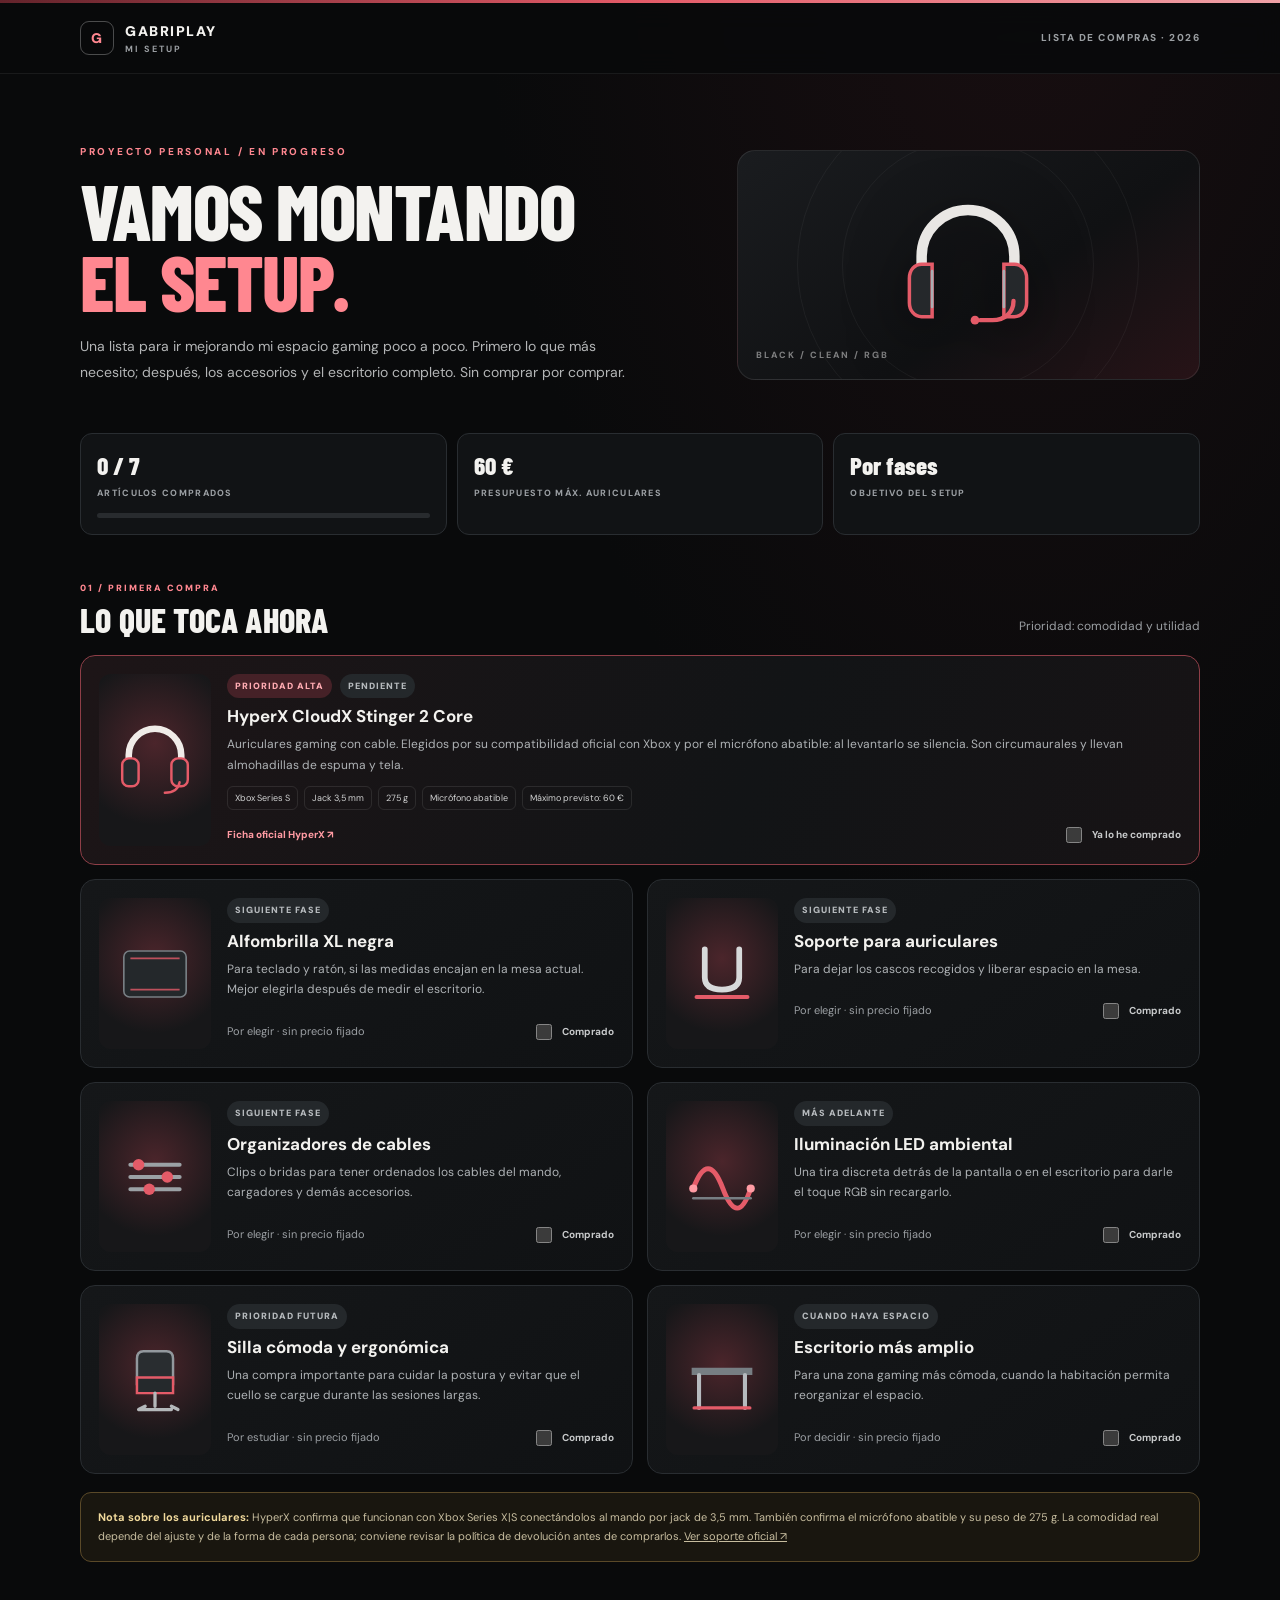
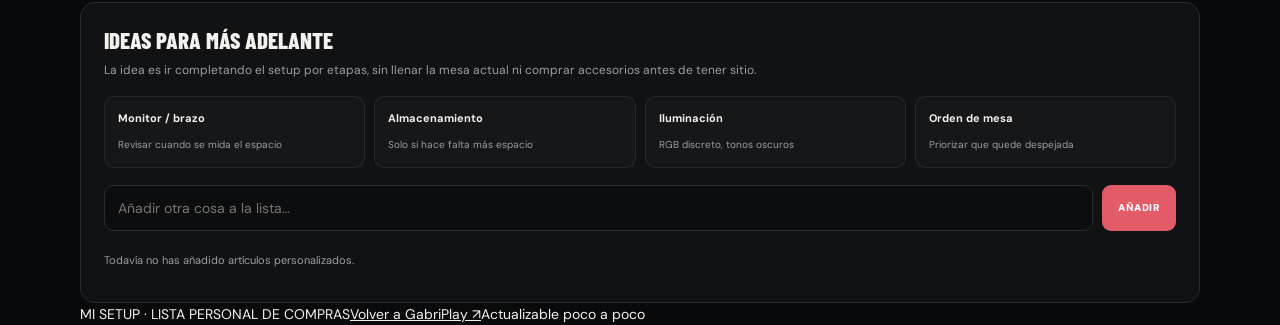
<file: setup/index.html>
<!doctype html>
<html lang="es">
<head>
<meta charset="utf-8">
<meta name="viewport" content="width=device-width,initial-scale=1">
<meta name="theme-color" content="#090a0b">
<meta name="description" content="Lista personal para ir construyendo un setup gaming poco a poco.">
<title>Mi Setup — Lista de compras</title>
<link rel="preconnect" href="https://fonts.googleapis.com">
<link rel="preconnect" href="https://fonts.gstatic.com" crossorigin>
<link href="https://fonts.googleapis.com/css2?family=Barlow+Condensed:wght@600;700;800;900&family=DM+Sans:wght@400;500;600;700;800&display=swap" rel="stylesheet">
<style>
:root{color-scheme:dark;--bg:#090a0b;--panel:#111315;--panel2:#17191c;--line:#292d31;--text:#f3f2ef;--muted:#9b9fa3;--accent:#e45b68;--accent2:#ff8790;--green:#9bd47c;--max:1120px}
*{box-sizing:border-box}html{scroll-behavior:smooth}body{margin:0;background:radial-gradient(ellipse at 80% -10%,#3b171d55,transparent 38%),var(--bg);color:var(--text);font:14px/1.6 "DM Sans",sans-serif}a{color:inherit}button,input{font:inherit}.wrap{width:min(var(--max),calc(100% - 38px));margin:auto}.topline{height:3px;background:linear-gradient(90deg,#63232b,var(--accent),#f0a1a7)}header{border-bottom:1px solid #ffffff12;background:#090a0bed;position:sticky;top:0;z-index:5;backdrop-filter:blur(14px)}.nav{height:70px;display:flex;align-items:center;justify-content:space-between;gap:16px}.brand{display:flex;align-items:center;gap:11px;text-decoration:none;font-weight:900;letter-spacing:1.5px}.brandmark{width:34px;height:34px;border:1px solid #ffffff45;border-radius:9px;display:grid;place-items:center;color:var(--accent2);font-weight:900}.brand small{display:block;color:var(--muted);font-size:9px;letter-spacing:2px;font-weight:700}.navtag{font-size:10px;letter-spacing:1.5px;color:var(--muted);font-weight:800}.hero{padding:70px 0 42px;display:grid;grid-template-columns:1.15fr .85fr;gap:30px;align-items:center}.eyebrow{color:var(--accent2);font-size:10px;font-weight:800;letter-spacing:2.7px}.hero h1{font:800 clamp(48px,7vw,78px)/.91 "Barlow Condensed",sans-serif;letter-spacing:-1.5px;margin:15px 0 17px;text-transform:uppercase}.hero h1 span{color:var(--accent2)}.hero p{color:#b3b5b6;max-width:570px;line-height:1.85;margin:0}.hero-art{min-height:230px;border:1px solid #ffffff18;border-radius:18px;background:linear-gradient(145deg,#1a1c1f,#101113 60%,#271317);display:grid;place-items:center;position:relative;overflow:hidden}.hero-art:before,.hero-art:after{content:"";position:absolute;border:1px solid #ffffff0c;border-radius:50%;width:250px;height:250px}.hero-art:after{width:340px;height:340px}.headphone-icon{width:140px;height:140px;position:relative;z-index:1;filter:drop-shadow(0 15px 28px #0009)}.art-label{position:absolute;bottom:16px;left:18px;color:#ffffff75;font-size:9px;letter-spacing:2px;font-weight:800}.stats{display:grid;grid-template-columns:repeat(3,1fr);gap:10px;margin:5px 0 36px}.stat{padding:16px;border:1px solid var(--line);background:#111315;border-radius:12px}.stat strong{font:800 25px "Barlow Condensed";display:block}.stat span{font-size:9px;color:var(--muted);letter-spacing:1.3px;font-weight:800}.progress{height:5px;border-radius:9px;background:#282b2e;overflow:hidden;margin-top:11px}.progress i{display:block;height:100%;width:0;background:linear-gradient(90deg,var(--accent),var(--accent2));transition:width .25s}.section-head{display:flex;align-items:end;justify-content:space-between;gap:20px;margin:46px 0 18px}.section-head h2{font:800 34px/1 "Barlow Condensed";text-transform:uppercase;margin:7px 0 0;letter-spacing:.2px}.section-head p{margin:0;color:var(--muted);font-size:12px}.eyebrow-num{color:var(--accent2);font-size:9px;font-weight:900;letter-spacing:2px}.cards{display:grid;grid-template-columns:repeat(2,minmax(0,1fr));gap:14px}.item{border:1px solid var(--line);background:linear-gradient(145deg,#151719,#101214);border-radius:15px;padding:18px;display:flex;gap:16px;min-width:0;position:relative}.item.primary{grid-column:1/-1;border-color:#8e3e47;background:linear-gradient(115deg,#1d1517,#121416 60%,#171315)}.item-visual{width:112px;min-width:112px;min-height:112px;border-radius:12px;background:radial-gradient(circle at 50% 40%,#4b252b,#171719 70%);display:grid;place-items:center;overflow:hidden}.item-visual svg{width:82px;height:82px}.item-copy{min-width:0;flex:1}.item-top{display:flex;align-items:center;gap:8px;flex-wrap:wrap}.pill{font-size:9px;font-weight:900;letter-spacing:1px;padding:5px 8px;border-radius:20px;background:#452127;color:#ffabb2}.pill.muted{background:#24282b;color:#b5b9bc}.pill.green{background:#1d3320;color:#b8e7a2}.item h3{font-size:17px;line-height:1.25;margin:8px 0 7px}.item p{font-size:12px;color:#aeb2b5;line-height:1.7;margin:0}.facts{display:flex;flex-wrap:wrap;gap:6px;margin-top:11px}.fact{border:1px solid #ffffff18;border-radius:6px;padding:4px 7px;font-size:9px;color:#d1d2d2}.item-actions{display:flex;align-items:center;justify-content:space-between;gap:10px;margin-top:14px;flex-wrap:wrap}.item-actions a{font-size:10px;color:#ff9aa2;text-decoration:none;font-weight:800}.item-actions a:hover{text-decoration:underline}.check{display:flex;align-items:center;gap:7px;font-size:10px;color:#c7c9ca;font-weight:700;cursor:pointer}.check input{accent-color:var(--green);width:16px;height:16px}.item.done{opacity:.68}.item.done h3{text-decoration:line-through;text-decoration-color:#9bd47c}.note{border:1px solid #5a4928;background:#19160f;color:#c7bd9f;padding:15px 17px;border-radius:11px;font-size:11px;line-height:1.7;margin-top:18px}.note strong{color:#f0d99b}.later{margin-top:40px;padding:23px;border:1px solid var(--line);border-radius:15px;background:#101214}.later h3{font:800 23px "Barlow Condensed";margin:0 0 7px;text-transform:uppercase}.later p{font-size:12px;color:var(--muted);margin:0 0 16px}.later-grid{display:grid;grid-template-columns:repeat(4,1fr);gap:9px}.later-item{padding:13px;border:1px solid #ffffff13;background:#151719;border-radius:10px}.later-item b{display:block;font-size:11px;margin-bottom:4px}.later-item span{font-size:10px;color:var(--muted)}.addbar{display:flex;gap:9px;margin-top:17px}.addbar input{min-width:0;flex:1;border:1px solid var(--line);background:#0b0d0e;color:var(--text);border-radius:9px;padding:11px 13px;outline:none}.addbar input:focus{border-color:var(--accent)}.addbar button{border:0;background:var(--accent);color:white;border-radius:9px;padding:0 16px;font-size:10px;font-weight:900;letter-spacing:.5px}.custom-list{display:grid;gap:8px;margin-top:12px}.custom-row{display:flex;justify-content:space-between;align-items:center;gap:10px;border:1px solid var(--line);background:#141618;border-radius:9px;padding:10px 12px;font-size:11px}.custom-row button{background:transparent;border:0;color:#ff929a;font-size:17px}.footer{border-top:1px solid #ffffff12;margin-top:55px;padding:22px 0 30px;color:#73797d;font-size:10px;display:flex;justify-content:space-between;gap:12px;flex-wrap:wrap}.footer a{color:#aeb3b6;text-decoration:none}.empty{color:var(--muted);font-size:11px;padding:9px 0}
@media(max-width:720px){.hero{grid-template-columns:1fr;padding-top:48px}.hero-art{min-height:185px}.stats{grid-template-columns:repeat(3,1fr)}.cards{grid-template-columns:1fr}.item.primary{grid-column:auto}.later-grid{grid-template-columns:repeat(2,1fr)}}
@media(max-width:460px){.wrap{width:calc(100% - 26px)}.nav{height:62px}.navtag{font-size:8px}.hero h1{font-size:55px}.stats{gap:7px}.stat{padding:12px 9px}.stat strong{font-size:22px}.stat span{font-size:8px}.item{padding:13px;gap:12px}.item-visual{width:78px;min-width:78px;min-height:92px}.item-visual svg{width:63px}.item h3{font-size:15px}.item p{font-size:11px}.later{padding:15px}.later-grid{gap:7px}.later-item{padding:10px}.section-head h2{font-size:29px}}
</style>
</head>
<body>
<div class="topline"></div>
<header><div class="nav wrap"><a class="brand" href="../"><span class="brandmark">G</span><span>GABRIPLAY<small>MI SETUP</small></span></a><span class="navtag">LISTA DE COMPRAS · 2026</span></div></header>
<main class="wrap">
<section class="hero">
<div><div class="eyebrow">PROYECTO PERSONAL / EN PROGRESO</div><h1>Vamos montando<br><span>el setup.</span></h1><p>Una lista para ir mejorando mi espacio gaming poco a poco. Primero lo que más necesito; después, los accesorios y el escritorio completo. Sin comprar por comprar.</p></div>
<div class="hero-art" aria-label="Ilustración de unos auriculares gaming">
<svg class="headphone-icon" viewBox="0 0 160 160" fill="none" aria-hidden="true"><path d="M27 86V70C27 40.7 50.7 17 80 17s53 23.7 53 53v16" stroke="#e9e7e4" stroke-width="12" stroke-linecap="round"/><path d="M27 79c-8 0-14 7-14 16v28c0 9 6 16 14 16h12V79H27Zm106 0c8 0 14 7 14 16v28c0 9-6 16-14 16h-12V79h12Z" fill="#25282b" stroke="#e45b68" stroke-width="4"/><path d="M39 87v41m82-41v41" stroke="#aaaeb2" stroke-width="3" stroke-linecap="round"/><path d="M132 121c0 13-10 22-24 22H94" stroke="#e45b68" stroke-width="5" stroke-linecap="round"/><circle cx="88" cy="143" r="5" fill="#e45b68"/></svg>
<div class="art-label">BLACK / CLEAN / RGB</div></div>
</section>
<section class="stats" aria-label="Progreso de la lista">
<div class="stat"><strong id="countDone">0 / 7</strong><span>ARTÍCULOS COMPRADOS</span><div class="progress"><i id="progressBar"></i></div></div>
<div class="stat"><strong>60 €</strong><span>PRESUPUESTO MÁX. AURICULARES</span></div>
<div class="stat"><strong>Por fases</strong><span>OBJETIVO DEL SETUP</span></div>
</section>
<div class="section-head"><div><div class="eyebrow-num">01 / PRIMERA COMPRA</div><h2>Lo que toca ahora</h2></div><p>Prioridad: comodidad y utilidad</p></div>
<section class="cards" id="mainItems">
<article class="item primary" data-id="headphones">
<div class="item-visual"><svg viewBox="0 0 100 100" fill="none" aria-hidden="true"><path d="M18 54V44a32 32 0 0 1 64 0v10" stroke="#f0ece8" stroke-width="8" stroke-linecap="round"/><rect x="10" y="48" width="20" height="34" rx="8" fill="#25292d" stroke="#e45b68" stroke-width="3"/><rect x="70" y="48" width="20" height="34" rx="8" fill="#25292d" stroke="#e45b68" stroke-width="3"/><path d="M80 77q-2 13-18 13" stroke="#e45b68" stroke-width="3" stroke-linecap="round"/></svg></div>
<div class="item-copy"><div class="item-top"><span class="pill">PRIORIDAD ALTA</span><span class="pill muted">PENDIENTE</span></div><h3>HyperX CloudX Stinger 2 Core</h3><p>Auriculares gaming con cable. Elegidos por su compatibilidad oficial con Xbox y por el micrófono abatible: al levantarlo se silencia. Son circumaurales y llevan almohadillas de espuma y tela.</p><div class="facts"><span class="fact">Xbox Series S</span><span class="fact">Jack 3,5 mm</span><span class="fact">275 g</span><span class="fact">Micrófono abatible</span><span class="fact">Máximo previsto: 60 €</span></div><div class="item-actions"><a href="https://row.hyperx.com/es/products/hyperx-cloudx-stinger-2-core-wired-gaming-headset-xbox" target="_blank" rel="noopener">Ficha oficial HyperX ↗</a><label class="check"><input type="checkbox" data-purchase="headphones"> Ya lo he comprado</label></div></div>
</article>
<article class="item" data-id="mat">
<div class="item-visual"><svg viewBox="0 0 100 100" fill="none"><rect x="12" y="22" width="76" height="56" rx="7" fill="#24282b" stroke="#777e83" stroke-width="2"/><path d="M20 31h60M20 69h60" stroke="#e45b68" stroke-width="2" opacity=".8"/></svg></div><div class="item-copy"><div class="item-top"><span class="pill muted">SIGUIENTE FASE</span></div><h3>Alfombrilla XL negra</h3><p>Para teclado y ratón, si las medidas encajan en la mesa actual. Mejor elegirla después de medir el escritorio.</p><div class="item-actions"><span class="empty">Por elegir · sin precio fijado</span><label class="check"><input type="checkbox" data-purchase="mat"> Comprado</label></div></div>
</article>
<article class="item" data-id="stand">
<div class="item-visual"><svg viewBox="0 0 100 100" fill="none"><path d="M29 20v34q0 15 21 15t21-15V20" stroke="#d7d9da" stroke-width="7" stroke-linecap="round"/><path d="M19 78h62" stroke="#e45b68" stroke-width="5" stroke-linecap="round"/></svg></div><div class="item-copy"><div class="item-top"><span class="pill muted">SIGUIENTE FASE</span></div><h3>Soporte para auriculares</h3><p>Para dejar los cascos recogidos y liberar espacio en la mesa.</p><div class="item-actions"><span class="empty">Por elegir · sin precio fijado</span><label class="check"><input type="checkbox" data-purchase="stand"> Comprado</label></div></div>
</article>
<article class="item" data-id="cables">
<div class="item-visual"><svg viewBox="0 0 100 100" fill="none"><path d="M20 35h60M20 50h60M20 65h60" stroke="#9ba1a5" stroke-width="5" stroke-linecap="round"/><circle cx="30" cy="35" r="7" fill="#e45b68"/><circle cx="65" cy="50" r="7" fill="#e45b68"/><circle cx="43" cy="65" r="7" fill="#e45b68"/></svg></div><div class="item-copy"><div class="item-top"><span class="pill muted">SIGUIENTE FASE</span></div><h3>Organizadores de cables</h3><p>Clips o bridas para tener ordenados los cables del mando, cargadores y demás accesorios.</p><div class="item-actions"><span class="empty">Por elegir · sin precio fijado</span><label class="check"><input type="checkbox" data-purchase="cables"> Comprado</label></div></div>
</article>
<article class="item" data-id="led">
<div class="item-visual"><svg viewBox="0 0 100 100" fill="none"><path d="M15 64q18-48 36 0t34 0" stroke="#e45b68" stroke-width="6" stroke-linecap="round"/><path d="M15 76h70" stroke="#777e83" stroke-width="3" stroke-linecap="round"/><circle cx="15" cy="64" r="5" fill="#ff9ca4"/><circle cx="85" cy="64" r="5" fill="#ff9ca4"/></svg></div><div class="item-copy"><div class="item-top"><span class="pill muted">MÁS ADELANTE</span></div><h3>Iluminación LED ambiental</h3><p>Una tira discreta detrás de la pantalla o en el escritorio para darle el toque RGB sin recargarlo.</p><div class="item-actions"><span class="empty">Por elegir · sin precio fijado</span><label class="check"><input type="checkbox" data-purchase="led"> Comprado</label></div></div>
</article>
<article class="item" data-id="chair">
<div class="item-visual"><svg viewBox="0 0 100 100" fill="none"><path d="M36 15h28q8 0 8 9v31H28V24q0-9 8-9Z" fill="#292d30" stroke="#92989d" stroke-width="3"/><path d="M28 47H72v19H28z" fill="#25292c" stroke="#e45b68" stroke-width="3"/><path d="M50 66v16m-20 4h40m-32-4-8 4m40-4 8 4" stroke="#b4b8ba" stroke-width="4" stroke-linecap="round"/></svg></div><div class="item-copy"><div class="item-top"><span class="pill muted">PRIORIDAD FUTURA</span></div><h3>Silla cómoda y ergonómica</h3><p>Una compra importante para cuidar la postura y evitar que el cuello se cargue durante las sesiones largas.</p><div class="item-actions"><span class="empty">Por estudiar · sin precio fijado</span><label class="check"><input type="checkbox" data-purchase="chair"> Comprado</label></div></div>
</article>
<article class="item" data-id="desk">
<div class="item-visual"><svg viewBox="0 0 100 100" fill="none"><path d="M13 35h74v9H13z" fill="#777e83"/><path d="M22 44v40m56-40v40" stroke="#b6babe" stroke-width="5" stroke-linecap="round"/><path d="M16 84h68" stroke="#e45b68" stroke-width="4" stroke-linecap="round"/></svg></div><div class="item-copy"><div class="item-top"><span class="pill muted">CUANDO HAYA ESPACIO</span></div><h3>Escritorio más amplio</h3><p>Para una zona gaming más cómoda, cuando la habitación permita reorganizar el espacio.</p><div class="item-actions"><span class="empty">Por decidir · sin precio fijado</span><label class="check"><input type="checkbox" data-purchase="desk"> Comprado</label></div></div>
</article>
</section>
<div class="note"><strong>Nota sobre los auriculares:</strong> HyperX confirma que funcionan con Xbox Series X|S conectándolos al mando por jack de 3,5 mm. También confirma el micrófono abatible y su peso de 275 g. La comodidad real depende del ajuste y de la forma de cada persona; conviene revisar la política de devolución antes de comprarlos. <a href="https://supportcenter.hyperx.com/es_ES/categories/cloudx-stinger-2-core/6a6d007633d39a0eafc8fbde" target="_blank" rel="noopener">Ver soporte oficial ↗</a></div>
<section class="later"><h3>Ideas para más adelante</h3><p>La idea es ir completando el setup por etapas, sin llenar la mesa actual ni comprar accesorios antes de tener sitio.</p><div class="later-grid"><div class="later-item"><b>Monitor / brazo</b><span>Revisar cuando se mida el espacio</span></div><div class="later-item"><b>Almacenamiento</b><span>Solo si hace falta más espacio</span></div><div class="later-item"><b>Iluminación</b><span>RGB discreto, tonos oscuros</span></div><div class="later-item"><b>Orden de mesa</b><span>Priorizar que quede despejada</span></div></div>
<div class="addbar"><input id="newItem" maxlength="70" placeholder="Añadir otra cosa a la lista…" aria-label="Nuevo artículo"><button id="addButton" type="button">AÑADIR</button></div><div class="custom-list" id="customList" aria-live="polite"></div></section>
<footer><span>MI SETUP · LISTA PERSONAL DE COMPRAS</span><a href="../">Volver a GabriPlay ↗</a><span>Actualizable poco a poco</span></footer>
</main>
<script>
(function(){
const checks=[...document.querySelectorAll('[data-purchase]')];
const customKey='gabriplay-setup-custom-v1';
const boughtKey='gabriplay-setup-bought-v1';
let bought={};let custom=[];
try{bought=JSON.parse(localStorage.getItem(boughtKey)||'{}')}catch(e){bought={}}
try{custom=JSON.parse(localStorage.getItem(customKey)||'[]')}catch(e){custom=[]}
function update(){
 const done=checks.filter(c=>c.checked).length;
 const total=checks.length;
 document.getElementById('countDone').textContent=done+' / '+total;
 document.getElementById('progressBar').style.width=(total?done/total*100:0)+'%';
 document.querySelectorAll('.item[data-id]').forEach(card=>{
   const input=card.querySelector('[data-purchase]');
   if(input)card.classList.toggle('done',input.checked);
 });
}
checks.forEach(c=>{c.checked=!!bought[c.dataset.purchase];c.addEventListener('change',()=>{bought[c.dataset.purchase]=c.checked;localStorage.setItem(boughtKey,JSON.stringify(bought));update()})});
function renderCustom(){
 const root=document.getElementById('customList');root.innerHTML='';
 if(!custom.length){root.innerHTML='<div class="empty">Todavía no has añadido artículos personalizados.</div>';return}
 custom.forEach((name,i)=>{
  const row=document.createElement('div');row.className='custom-row';
  const label=document.createElement('span');label.textContent=name;
  const del=document.createElement('button');del.type='button';del.setAttribute('aria-label','Eliminar '+name);del.textContent='×';
  del.addEventListener('click',()=>{custom.splice(i,1);localStorage.setItem(customKey,JSON.stringify(custom));renderCustom()});
  row.append(label,del);root.append(row);
 });
}
function add(){
 const input=document.getElementById('newItem');const value=input.value.trim();
 if(!value)return;
 custom.push(value);localStorage.setItem(customKey,JSON.stringify(custom));input.value='';renderCustom();
}
document.getElementById('addButton').addEventListener('click',add);
document.getElementById('newItem').addEventListener('keydown',e=>{if(e.key==='Enter')add()});
update();renderCustom();
})();
</script>
</body>
</html>
</file>
